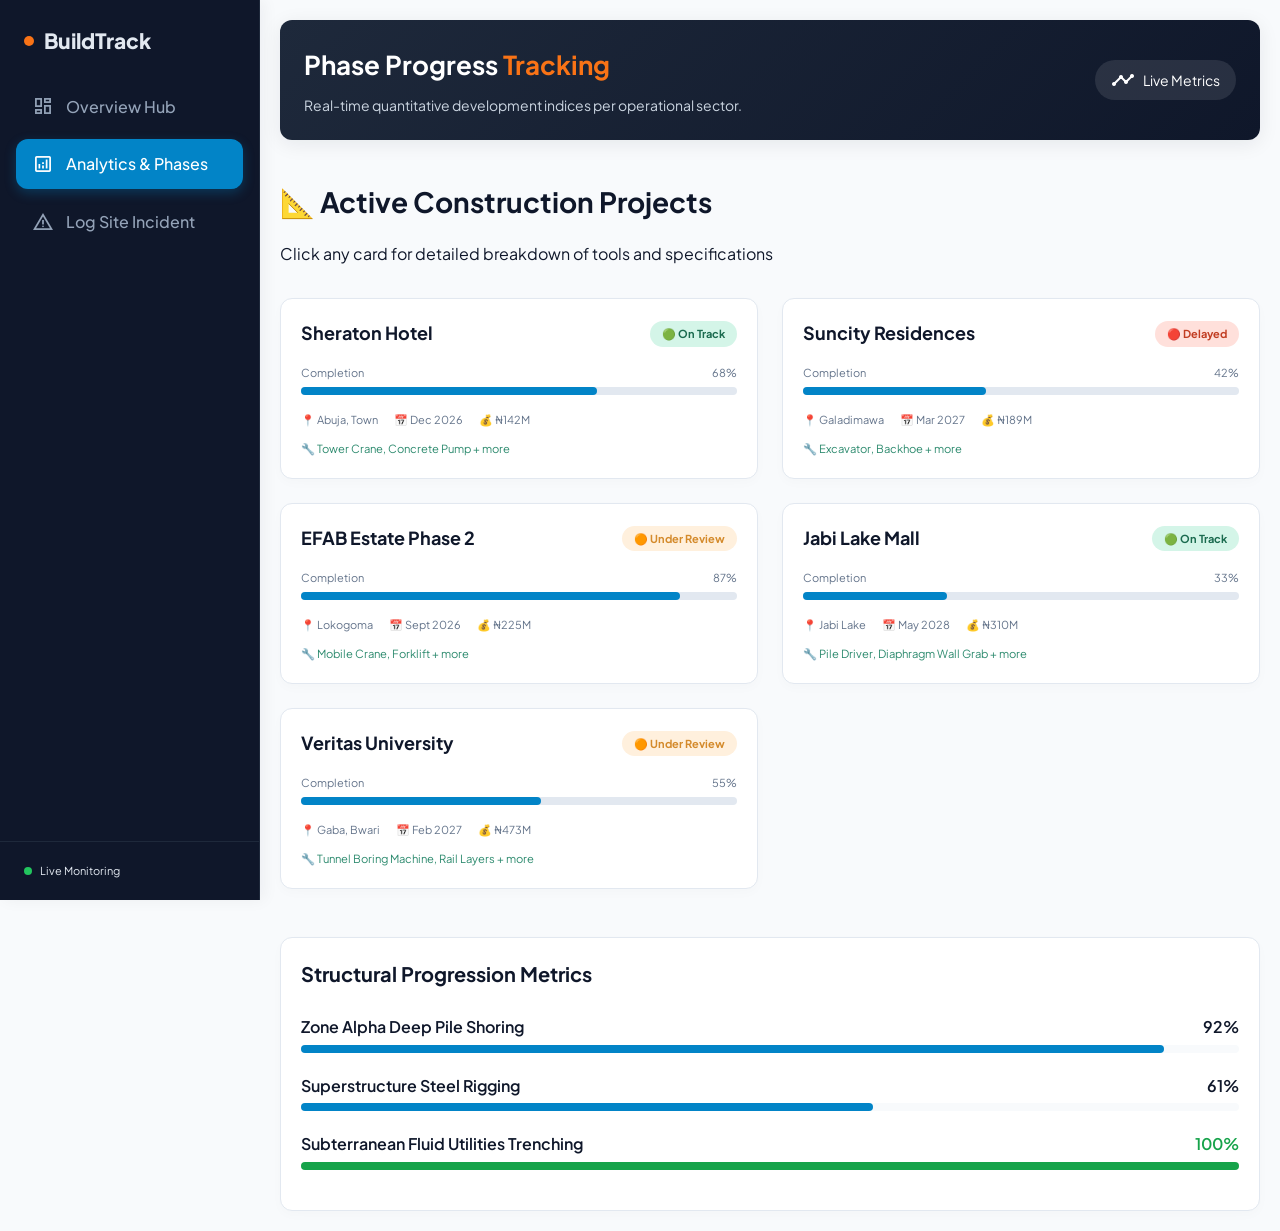
<file: projects.html>
<!DOCTYPE html>
<html lang="en">
<head>
    <meta charset="UTF-8">
    <meta name="viewport" content="width=device-width, initial-scale=1.0">
    <title>BuildTrack | Phase Analytics Matrix</title>
    <link rel="stylesheet" href="styles.css">
    <link href="https://fonts.googleapis.com/css2?family=Material+Symbols+Outlined:opsz,wght,FILL,GRAD@20..48,100..700,0,1" rel="stylesheet" />
</head>
<body>

    
    <div class="app-layout">
        <button class="mobile-toggle" id="mobileMenuBtn">
            <span class="material-symbols-outlined">menu</span>
        </button>
        <div class="sidebar-overlay" id="sidebarOverlay"></div>

    <aside class="sidebar-nav">
        <div class="sidebar-brand">
            <div class="brand-dot"></div>
            <span>BuildTrack</span>
            <button class="sidebar-close-btn" id="sidebarCloseBtn">
                <span class="material-symbols-outlined">close</span>
            </button>
        </div>
            <ul class="sidebar-menu">
                <li><a href="index.html">
                    <span class="material-symbols-outlined">dashboard</span>
                    <span>Overview Hub</span>
                </a></li>
                <li><a href="projects.html" class="active">
                    <span class="material-symbols-outlined">analytics</span>
                    <span>Analytics & Phases</span>
                </a></li>
                <li><a href="report.html">
                    <span class="material-symbols-outlined">warning</span>
                    <span>Log Site Incident</span>
                </a></li>
            </ul>
            <div class="sidebar-footer">
                <div class="live-status">
                    <span class="live-dot"></span>
                    <span>Live Monitoring</span>
                </div>
            </div>
        </aside>

        <main class="main-container">
            <header class="beautiful-header">
                <div class="header-content">
                    <div>
                        <h1>Phase Progress <span>Tracking</span></h1>
                        <p>Real-time quantitative development indices per operational sector.</p>
                    </div>
                    <div class="header-stats">
                        <div class="stat-badge">
                            <span class="material-symbols-outlined">timeline</span>
                            <span>Live Metrics</span>
                        </div>
                    </div>
                </div>
            </header>

            <main class="main-layout">
                <div style="margin-bottom: 2rem;">
                    <h2 class="section-title" style="margin-bottom: 1rem;">📐 Active Construction Projects</h2>
                    <p style="color: var(--text-muted); margin-bottom: 2rem;">Click any card for detailed breakdown of tools and specifications</p>
                </div>

                <div class="projects-grid-replacement" id="projectsGrid">
                    
                </div>

                
                <div class="tracker-container" style="margin-top: 3rem;">
                    <h2 style="font-size: 1.25rem; font-weight: 700; margin-bottom: 1.5rem;">Structural Progression Metrics</h2>
                    
                    <div class="phase-row">
                        <div class="phase-meta">
                            <span>Zone Alpha Deep Pile Shoring</span>
                            <span style="color: var(--brand-blue);">92%</span>
                        </div>
                        <div class="bar-track"><div class="bar-fill" style="width: 92%;"></div></div>
                    </div>

                    <div class="phase-row">
                        <div class="phase-meta">
                            <span>Superstructure Steel Rigging</span>
                            <span style="color: var(--brand-blue);">61%</span>
                        </div>
                        <div class="bar-track"><div class="bar-fill" style="width: 61%;"></div></div>
                    </div>

                    <div class="phase-row">
                        <div class="phase-meta">
                            <span>Subterranean Fluid Utilities Trenching</span>
                            <span style="color: #16a34a;">100%</span>
                        </div>
                        <div class="bar-track"><div class="bar-fill" style="width: 100%; background: #16a34a;"></div></div>
                    </div>
                </div>
            </main>
        </main>
    </div>

   
    <div id="projectModal" class="modal-mask">
        <div class="modal-window" style="max-width: 550px;">
            <span class="modal-close" id="closeModalBtn">&times;</span>
            <h2 id="modalProjectTitle" style="margin-bottom: 0.75rem; font-size: 1.5rem;">Project Details</h2>
            <div id="modalProjectBody"></div>
        </div>
    </div>

    <script src="main.js"></script>
    <script>
        
        const projectsData = [
            {
                id: 1,
                name: "Sheraton Hotel",
                location: "Abuja, Town",
                status: "on-track",
                progress: 68,
                deadline: "Dec 2026",
                budget: "₦142M",
                tools: ["Tower Crane", "Concrete Pump", "Laser Level", "Total Station"]
            },
            {
                id: 2,
                name: "Suncity Residences",
                location: "Galadimawa",
                status: "delayed",
                progress: 42,
                deadline: "Mar 2027",
                budget: "₦189M",
                tools: ["Excavator", "Backhoe", "Compactor", "GPS Layout"]
            },
            {
                id: 3,
                name: "EFAB Estate Phase 2",
                location: "Lokogoma",
                status: "review",
                progress: 87,
                deadline: "Sept 2026",
                budget: "₦225M",
                tools: ["Mobile Crane", "Forklift", "Welding Gear", "Scaffolding System"]
            },
            {
                id: 4,
                name: "Jabi Lake Mall",
                location: "Jabi Lake",
                status: "on-track",
                progress: 33,
                deadline: "May 2028",
                budget: "₦310M",
                tools: ["Pile Driver", "Diaphragm Wall Grab", "Concrete Mixer", "Drone Survey"]
            },
            {
                id: 5,
                name: "Veritas University",
                location: "Gaba, Bwari",
                status: "review",
                progress: 55,
                deadline: "Feb 2027",
                budget: "₦473M",
                tools: ["Tunnel Boring Machine", "Rail Layers", "Vibratory Roller", "BIM Software"]
            }
        ];

        function renderProjectCards() {
            const container = document.getElementById('projectsGrid');
            if (!container) return;

            container.innerHTML = projectsData.map(proj => {
                let statusClass = "", statusText = "";
                if (proj.status === "on-track") { statusClass = "on-track"; statusText = "🟢 On Track"; }
                else if (proj.status === "delayed") { statusClass = "delayed"; statusText = "🔴 Delayed"; }
                else { statusClass = "review"; statusText = "🟠 Under Review"; }

                return `
                    <div class="project-card-replacement" data-project-id="${proj.id}">
                        <div class="project-header">
                            <span class="project-name">${proj.name}</span>
                            <span class="status-badge ${statusClass}">${statusText}</span>
                        </div>
                        <div class="progress-area">
                            <div class="progress-label">
                                <span>Completion</span>
                                <span>${proj.progress}%</span>
                            </div>
                            <div class="progress-bar-bg">
                                <div class="progress-fill" style="width: ${proj.progress}%;"></div>
                            </div>
                        </div>
                        <div class="project-meta">
                            <span>📍 ${proj.location}</span>
                            <span>📅 ${proj.deadline}</span>
                            <span>💰 ${proj.budget}</span>
                        </div>
                        <div style="margin-top: 12px; font-size: 0.7rem; color: #2e8b6f;">
                            🔧 ${proj.tools.slice(0, 2).join(', ')} + more
                        </div>
                    </div>
                `;
            }).join('');
        }

        function showProjectModal(projectId) {
            const project = projectsData.find(p => p.id == projectId);
            if (!project) return;

            const statusText = project.status === "on-track" ? "On Track ✅" : (project.status === "delayed" ? "Delayed ⚠️" : "Under Review 🔍");
            const modalBody = document.getElementById('modalProjectBody');
            const modalTitle = document.getElementById('modalProjectTitle');
            
            modalTitle.textContent = `📋 ${project.name}`;
            modalBody.innerHTML = `
                <div style="display: flex; flex-direction: column; gap: 12px;">
                    <div><strong>📍 Location:</strong> ${project.location}</div>
                    <div><strong>📊 Status:</strong> ${statusText}</div>
                    <div><strong>📈 Progress:</strong> ${project.progress}% completed</div>
                    <div><strong>📅 Deadline:</strong> ${project.deadline}</div>
                    <div><strong>💰 Budget:</strong> ${project.budget}</div>
                    <div style="background: #f5f5f5; padding: 12px; border-radius: 8px; margin-top: 8px;">
                        <strong>🛠️ Assigned Tools:</strong><br>
                        <div style="display: flex; flex-wrap: wrap; gap: 8px; margin-top: 8px;">
                            ${project.tools.map(tool => `<span style="background: #e0e0e0; padding: 4px 12px; border-radius: 20px; font-size: 0.8rem;">🔨 ${tool}</span>`).join('')}
                        </div>
                    </div>
                </div>
            `;
            
            document.getElementById('projectModal').style.display = 'flex';
        }

        // Render cards on load
        renderProjectCards();

        // Add click listeners to project cards
        document.querySelectorAll('.project-card-replacement').forEach(card => {
            card.addEventListener('click', (e) => {
                const projectId = card.getAttribute('data-project-id');
                if (projectId) showProjectModal(projectId);
            });
        });

        // Modal close functionality
        const closeModalBtn = document.getElementById('closeModalBtn');
        const modalOverlay = document.getElementById('projectModal');
        
        if (closeModalBtn) {
            closeModalBtn.addEventListener('click', () => {
                modalOverlay.style.display = 'none';
            });
        }
        
        window.addEventListener('click', (e) => {
            if (e.target === modalOverlay) {
                modalOverlay.style.display = 'none';
            }
        });
    </script>
</body>
</html>
</file>
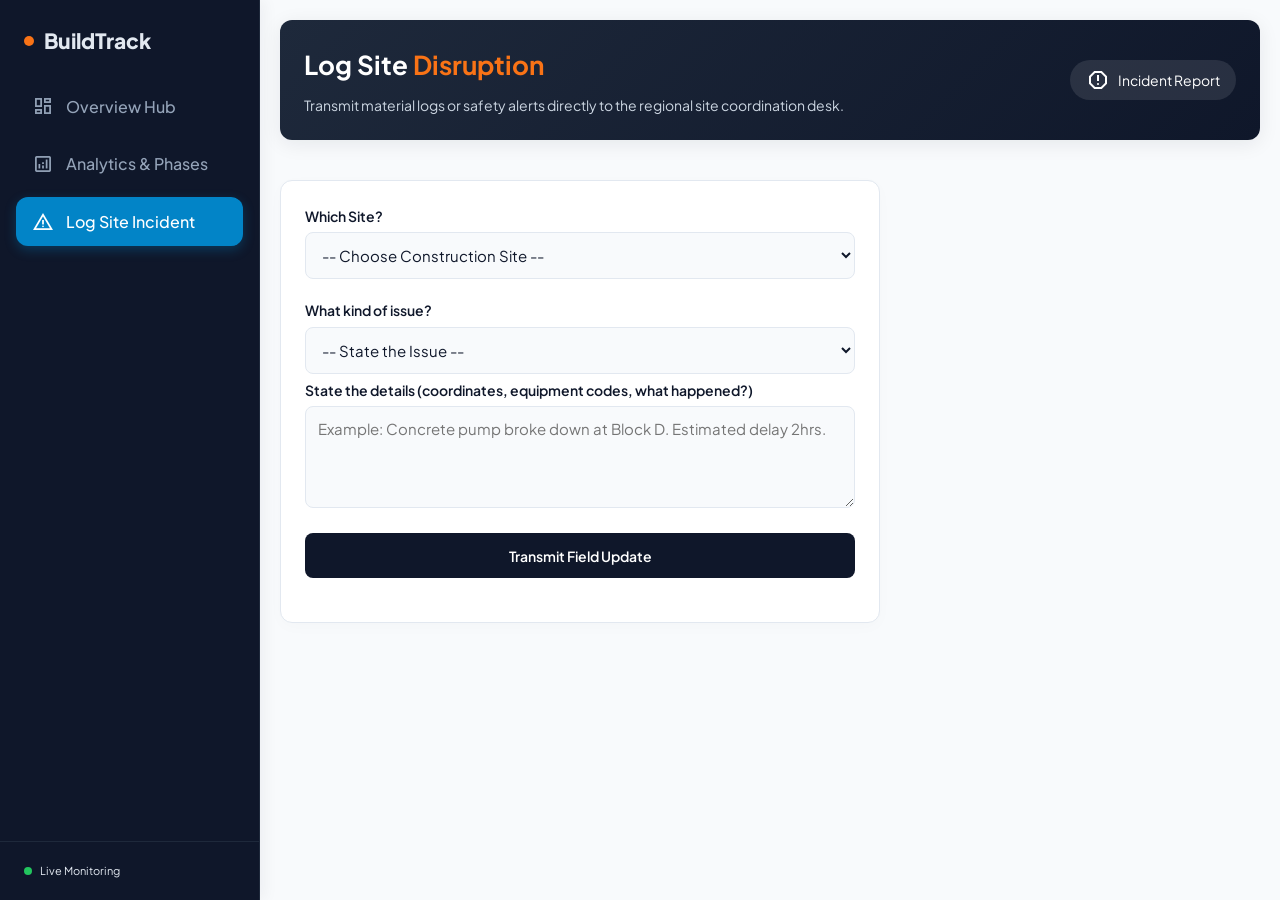
<file: report.html>
<!DOCTYPE html>
<html lang="en">
<head>
    <meta charset="UTF-8">
    <meta name="viewport" content="width=device-width, initial-scale=1.0">
    <title>BuildTrack | Dispatch Incident Log</title>
    <link rel="stylesheet" href="styles.css">
    <link href="https://fonts.googleapis.com/css2?family=Material+Symbols+Outlined:opsz,wght,FILL,GRAD@20..48,100..700,0,1" rel="stylesheet" />
</head>
<body>

    <!-- SIDEBAR NAVIGATION -->
    <div class="app-layout">
         <button class="mobile-toggle" id="mobileMenuBtn">
            <span class="material-symbols-outlined">menu</span>
        </button>
        <div class="sidebar-overlay" id="sidebarOverlay"></div>

    <aside class="sidebar-nav">
        <div class="sidebar-brand">
            <div class="brand-dot"></div>
            <span>BuildTrack</span>
            <button class="sidebar-close-btn" id="sidebarCloseBtn">
                <span class="material-symbols-outlined">close</span>
            </button>
        </div>
            <ul class="sidebar-menu">
                <li><a href="index.html">
                    <span class="material-symbols-outlined">dashboard</span>
                    <span>Overview Hub</span>
                </a></li>
                <li><a href="projects.html">
                    <span class="material-symbols-outlined">analytics</span>
                    <span>Analytics & Phases</span>
                </a></li>
                <li><a href="report.html" class="active">
                    <span class="material-symbols-outlined">warning</span>
                    <span>Log Site Incident</span>
                </a></li>
            </ul>
            <div class="sidebar-footer">
                <div class="live-status">
                    <span class="live-dot"></span>
                    <span>Live Monitoring</span>
                </div>
            </div>
        </aside>

        <main class="main-container">
            <!-- BEAUTIFUL HEADER -->
            <header class="beautiful-header">
                <div class="header-content">
                    <div>
                        <h1>Log Site <span>Disruption</span></h1>
                        <p>Transmit material logs or safety alerts directly to the regional site coordination desk.</p>
                    </div>
                    <div class="header-stats">
                        <div class="stat-badge">
                            <span class="material-symbols-outlined">report</span>
                            <span>Incident Report</span>
                        </div>
                    </div>
                </div>
            </header>

            <main class="main-layout">
                <div class="form-panel">
                        
                        <div class="input-block">
                            <label>Which Site?</label>
                            <select required>
                                <option value="">-- Choose Construction Site --</option>
                                <option>Sheraton Hotel</option>
                                <option>Suncity Residence</option>
                                <option>EFAB Estate Phase 2</option>
                                <option>Jabi Lake Mall</option>
                                <option>Veritas University</option>
                            </select>
                        </div>

                         <div class="input-block">
                            <label>What kind of issue?</label>
                            <select required>
                                <option value="">-- State the Issue --</option>
                                <option>Material Supply Delay</option>
                                <option>Electrical Fault</option>
                                <option>Water Table Intrusion</option>
                                <option>Safety Incident</option>
                                <option>Weather Delay</option>
                                <option>Others..</option>
                            </select>

                       <div class="input-block">
                            <label> State the details (coordinates, equipment codes, what happened?)</label>
                            <textarea rows="4" placeholder="Example: Concrete pump broke down at Block D. Estimated delay 2hrs." required></textarea>
                        </div>

                        <button type="submit" class="btn" style="width: 100%; padding: 0.85rem;">Transmit Field Update</button>
                </div>
            </main>
        </main>
    </div>

    <script src="main.js"></script>
</body>
</html>
</file>
<file: styles.css>
@import url('https://fonts.googleapis.com/css2?family=Plus+Jakarta+Sans:wght@400;500;600;700;800&display=swap');

/* Basic setup for the entire page */
* {
    margin: 0;
    padding: 0;
    box-sizing: border-box;
    font-family: 'Plus Jakarta Sans', sans-serif;
}

body {
    background-color: #f8fafc;
    color: #0f172a;
    line-height: 1.6;
}

/* Base structural layout grid */
.app-layout {
    display: flex;
    min-height: 100vh;
}

/* Sidebar Navigation Styling (Desktop View) */
.sidebar-nav {
    width: 260px;
    background: #0f172a;
    color: #e2e8f0;
    display: flex;
    flex-direction: column;
    position: fixed;
    height: 100vh;
    left: 0;
    top: 0;
    border-right: 1px solid #1e293b;
    box-shadow: 4px 0 15px rgba(15, 23, 42, 0.05);
    transition: all 0.3s ease;
}

.sidebar-header {
    display: flex;
    justify-content: space-between;
    align-items: center;
    padding-right: 16px;
}

.sidebar-brand {
    padding: 24px;
    display: flex;
    align-items: center;
    gap: 10px;
    font-weight: 800;
    font-size: 21px;
}

.sidebar-brand .brand-dot {
    width: 10px;
    height: 10px;
    background-color: #f97316;
    border-radius: 50%;
}

/* Close button style inside sidebar drawer (Hidden on desktop) */
.sidebar-close-btn {
    display: none;
    background: transparent;
    border: none;
    color: #94a3b8;
    cursor: pointer;
    padding: 6px;
    border-radius: 6px;
    align-items: center;
    justify-content: center;
    transition: all 0.2s ease;
}

.sidebar-close-btn:hover {
    background: rgba(255, 255, 255, 0.1);
    color: #ffffff;
}

.sidebar-close-btn .material-symbols-outlined {
    font-size: 22px;
}

.sidebar-menu {
    list-style: none;
    padding: 0 16px;
    flex: 1;
}

.sidebar-menu li {
    margin-bottom: 8px;
}

.sidebar-menu a {
    display: flex;
    align-items: center;
    gap: 12px;
    padding: 12px 16px;
    text-decoration: none;
    color: #94a3b8;
    font-weight: 500;
    border-radius: 12px;
    transition: all 0.2s ease;
}

.sidebar-menu a .material-symbols-outlined {
    font-size: 22px;
}

.sidebar-menu a:hover {
    background: rgba(255, 255, 255, 0.08);
    color: #ffffff;
    transform: translateX(4px);
}

.sidebar-menu a.active {
    background: #0284c7;
    color: #ffffff;
    box-shadow: 0 4px 12px rgba(2, 132, 199, 0.3);
}

.sidebar-footer {
    padding: 20px 24px;
    border-top: 1px solid #1e293b;
    font-size: 11px;
}

.live-status {
    display: flex;
    align-items: center;
    gap: 8px;
}

.live-dot {
    width: 8px;
    height: 8px;
    background-color: #22c55e;
    border-radius: 50%;
}

/* Right Main Content Workspace Panel */
.main-container {
    flex: 1;
    margin-left: 260px;
    transition: all 0.3s ease;
}

.beautiful-header {
    background: linear-gradient(135deg, #1e293b, #0f172a);
    margin: 20px;
    border-radius: 12px;
    padding: 24px;
    color: #ffffff;
    box-shadow: 0 4px 20px rgba(15, 23, 42, 0.08);
}

.header-content {
    display: flex;
    justify-content: space-between;
    align-items: center;
    flex-wrap: wrap;
    gap: 20px;
}

.header-content h1 {
    font-size: 26px;
    font-weight: 700;
    margin-bottom: 8px;
}

.header-content h1 span {
    color: #f97316;
}

.header-content p {
    color: #cbd5e1;
    font-size: 14px;
}

.header-stats .stat-badge {
    background: rgba(255, 255, 255, 0.1);
    padding: 8px 16px;
    border-radius: 20px;
    display: flex;
    align-items: center;
    gap: 8px;
    font-size: 14px;
}

.main-layout {
    padding: 20px;
}

.section-title {
    font-size: 28px;
    font-weight: 700;
    margin-bottom: 20px;
}

/* Dashboard Presentation Layouts */
.hero-section {
    background: #ffffff;
    padding: 24px;
    display: grid;
    grid-template-columns: 1.2fr 1fr;
    gap: 24px;
    align-items: center;
    border: 1px solid #e2e8f0;
    border-radius: 16px;
    margin-bottom: 24px;
    box-shadow: 0 4px 12px rgba(15, 23, 42, 0.02);
}

.hero-text h1 {
    font-size: 40px;
    font-weight: 800;
    margin-bottom: 10px;
}

.hero-text {
    margin-top: 20px;
}

.hero-visual {
    height: 320px;
    border-radius: 12px;
    overflow: hidden;
    box-shadow: 0 8px 24px rgba(15, 23, 42, 0.06);
}

.hero-img {
    width: 100%;
    height: 100%;
    object-fit: cover;
}

.status-grid {
    display: grid;
    grid-template-columns: repeat(auto-fit, minmax(240px, 1fr));
    gap: 20px;
    margin-bottom: 40px;
}

.status-card {
    background: #ffffff;
    border: 1px solid #e2e8f0;
    border-radius: 12px;
    padding: 20px;
    box-shadow: 0 4px 12px rgba(15, 23, 42, 0.02);
    transition: all 0.2s ease;
}

.status-card:hover {
    transform: translateY(-4px);
    box-shadow: 0 10px 20px rgba(15, 23, 42, 0.05);
}

.status-card label {
    font-size: 14px;
    font-weight: 600;
    color: #64748b;
    display: block;
    margin-bottom: 10px;
}

.status-card .value {
    font-size: 36px;
    font-weight: 700;
}

.showcase-grid {
    display: grid;
    grid-template-columns: repeat(auto-fit, minmax(320px, 1fr));
    gap: 24px;
}

.project-card {
    background: #ffffff;
    border: 1px solid #e2e8f0;
    border-radius: 12px;
    overflow: hidden;
    display: flex;
    flex-direction: column;
    box-shadow: 0 4px 12px rgba(15, 23, 42, 0.02);
    transition: all 0.2s ease;
}

.project-card:hover {
    transform: translateY(-4px);
    box-shadow: 0 12px 24px rgba(15, 23, 42, 0.06);
}

.img-container {
    height: 200px;
    width: 100%;
}

.project-card img {
    width: 100%;
    height: 100%;
    object-fit: cover;
}

.card-body {
    padding: 20px;
    display: flex;
    flex-direction: column;
    gap: 10px;
}

.card-tag {
    align-self: flex-start;
    background: #e0f2fe;
    color: #0369a1;
    font-size: 12px;
    font-weight: 700;
    padding: 4px 12px;
    border-radius: 20px;
}

.card-tag.warning {
    background: #ffedd5;
    color: #c2410c;
}

/* Projects Directory Subpage Elements */
.projects-grid-replacement {
    display: grid;
    grid-template-columns: repeat(auto-fill, minmax(340px, 1fr));
    gap: 24px;
    margin-bottom: 30px;
}

.project-card-replacement {
    background: #ffffff;
    border-radius: 12px;
    padding: 20px;
    border: 1px solid #e2e8f0;
    cursor: pointer;
    box-shadow: 0 4px 12px rgba(15, 23, 42, 0.02);
    transition: all 0.2s ease;
}

.project-card-replacement:hover {
    border-color: #0284c7;
    transform: translateY(-2px);
    box-shadow: 0 8px 20px rgba(2, 132, 199, 0.06);
}

.project-header {
    display: flex;
    justify-content: space-between;
    align-items: center;
    margin-bottom: 12px;
}

.project-name {
    font-weight: 700;
    font-size: 18px;
}

.status-badge {
    padding: 4px 12px;
    border-radius: 20px;
    font-size: 11px;
    font-weight: 700;
}

.status-badge.on-track {
    background: #d4f5e8;
    color: #1b6b4f;
}

.status-badge.delayed {
    background: #ffe0db;
    color: #c23d22;
}

.status-badge.review {
    background: #fff0dd;
    color: #d48a2b;
}

.progress-area {
    margin: 16px 0;
}

.progress-label {
    display: flex;
    justify-content: space-between;
    font-size: 11px;
    margin-bottom: 5px;
    color: #64748b;
}

.progress-bar-bg {
    background: #e2e8f0;
    border-radius: 20px;
    height: 8px;
}

.progress-fill {
    background: #0284c7;
    height: 100%;
    border-radius: 20px;
}

.project-meta {
    display: flex;
    gap: 16px;
    font-size: 11px;
    color: #64748b;
    margin-top: 12px;
    flex-wrap: wrap;
}

/* Form inputs & logs */
.tracker-container {
    background: #ffffff;
    border: 1px solid #e2e8f0;
    border-radius: 12px;
    padding: 20px;
    box-shadow: 0 4px 12px rgba(15, 23, 42, 0.02);
}

.phase-row {
    margin-bottom: 20px;
}

.phase-meta {
    display: flex;
    justify-content: space-between;
    font-weight: 600;
    margin-bottom: 5px;
}

.bar-track {
    background: #f8fafc;
    border-radius: 20px;
    height: 8px;
    width: 100%;
}

.bar-fill {
    background: #0284c7;
    height: 100%;
    border-radius: 20px;
}

.form-panel {
    background: #ffffff;
    border: 1px solid #e2e8f0;
    border-radius: 12px;
    padding: 24px;
    max-width: 600px;
    box-shadow: 0 4px 16px rgba(15, 23, 42, 0.02);
}

.input-block {
    display: flex;
    flex-direction: column;
    gap: 5px;
    margin-bottom: 20px;
}

.input-block label {
    font-size: 14px;
    font-weight: 600;
    color: #0f172a;
}

.input-block input,
.input-block select,
.input-block textarea {
    padding: 12px;
    border: 1px solid #e2e8f0;
    background-color: #f8fafc;
    color: #0f172a;
    border-radius: 8px;
    font-size: 15px;
    outline: none;
    transition: all 0.2s ease;
}

.input-block input:focus,
.input-block select:focus,
.input-block textarea:focus {
    border-color: #0284c7;
    background-color: #ffffff;
    box-shadow: 0 0 0 3px rgba(2, 132, 199, 0.1);
}

/* Control Elements & Modals */
.btn {
    display: inline-block;
    background-color: #0f172a;
    color: #ffffff;
    text-decoration: none;
    font-weight: 600;
    font-size: 14px;
    padding: 12px 24px;
    border-radius: 8px;
    border: none;
    cursor: pointer;
    text-align: center;
    transition: all 0.2s ease;
}

.btn:hover {
    background-color: #0284c7;
    box-shadow: 0 4px 12px rgba(2, 132, 199, 0.2);
}

.btn-secondary {
    background-color: transparent;
    color: #0f172a;
    border: 1px solid #e2e8f0;
}

.btn-secondary:hover {
    background-color: #f8fafc;
    box-shadow: none;
}

.modal-mask {
    position: fixed;
    top: 0;
    left: 0;
    width: 100%;
    height: 100%;
    background: rgba(15, 23, 42, 0.4);
    display: none;
    justify-content: center;
    align-items: center;
}

.modal-window {
    background: #ffffff;
    border: 1px solid #e2e8f0;
    border-radius: 12px;
    padding: 32px;
    max-width: 500px;
    width: 90%;
    position: relative;
    box-shadow: 0 20px 40px rgba(15, 23, 42, 0.15);
}

.modal-close {
    position: absolute;
    top: 10px;
    right: 15px;
    font-size: 24px;
    cursor: pointer;
    color: #64748b;
}

/* Floating Hamburger Trigger for Mobile Screens */
.mobile-toggle {
    display: none;
    position: fixed;
    top: 16px;
    left: 16px;
    background: #0284c7;
    color: #ffffff;
    border: none;
    border-radius: 8px;
    padding: 10px;
    cursor: pointer;
    box-shadow: 0 4px 12px rgba(2, 132, 199, 0.3);
    align-items: center;
    justify-content: center;
}

/* Blurred backdrop layer structure */
.sidebar-overlay {
    display: none;
    position: fixed;
    top: 0;
    left: 0;
    width: 100%;
    height: 100%;
    background-color: rgba(15, 23, 42, 0.4); /* Semi-transparent tint */
    backdrop-filter: blur(5px);              /* Blurs everything underneath */
    -webkit-backdrop-filter: blur(5px);       /* Safari alternative engine support */
}

/* ==========================================================================
   Universal Responsive Breakpoints
   ========================================================================== */

@media (max-width: 992px) {
    .hero-text h1 {
        font-size: 32px;
    }
}

@media (max-width: 768px) {
    .mobile-toggle {
        display: flex;
    }

    .sidebar-overlay.active {
        display: block;
    }

    .sidebar-close-btn {
        display: flex;
        margin-left: auto; /* Aligns close button neatly to the right corner */
    }

    .main-container {
        margin-left: 0;
        padding-top: 55px;
    }

    .sidebar-nav {
        transform: translateX(-100%);
        width: 270px;
    }

    .sidebar-nav.active {
        transform: translateX(0);
    }

    .beautiful-header {
        margin: 12px;
        padding: 16px;
    }

    .header-content {
        flex-direction: column;
        align-items: flex-start;
        gap: 12px;
    }

    .header-content h1 {
        font-size: 22px;
    }

    .section-title {
        font-size: 22px;
        margin-bottom: 16px;
    }

    .hero-section {
        grid-template-columns: 1fr;
        gap: 16px;
        padding: 16px;
    }

    .hero-visual {
        height: 220px;
    }

    .status-grid {
        grid-template-columns: 1fr;
        gap: 12px;
        margin-bottom: 24px;
    }

    .status-card {
        padding: 16px;
    }

    .status-card .value {
        font-size: 28px;
    }

    .showcase-grid,
    .projects-grid-replacement {
        grid-template-columns: 1fr;
        gap: 16px;
    }

    .main-layout {
        padding: 12px;
    }
}
</file>
